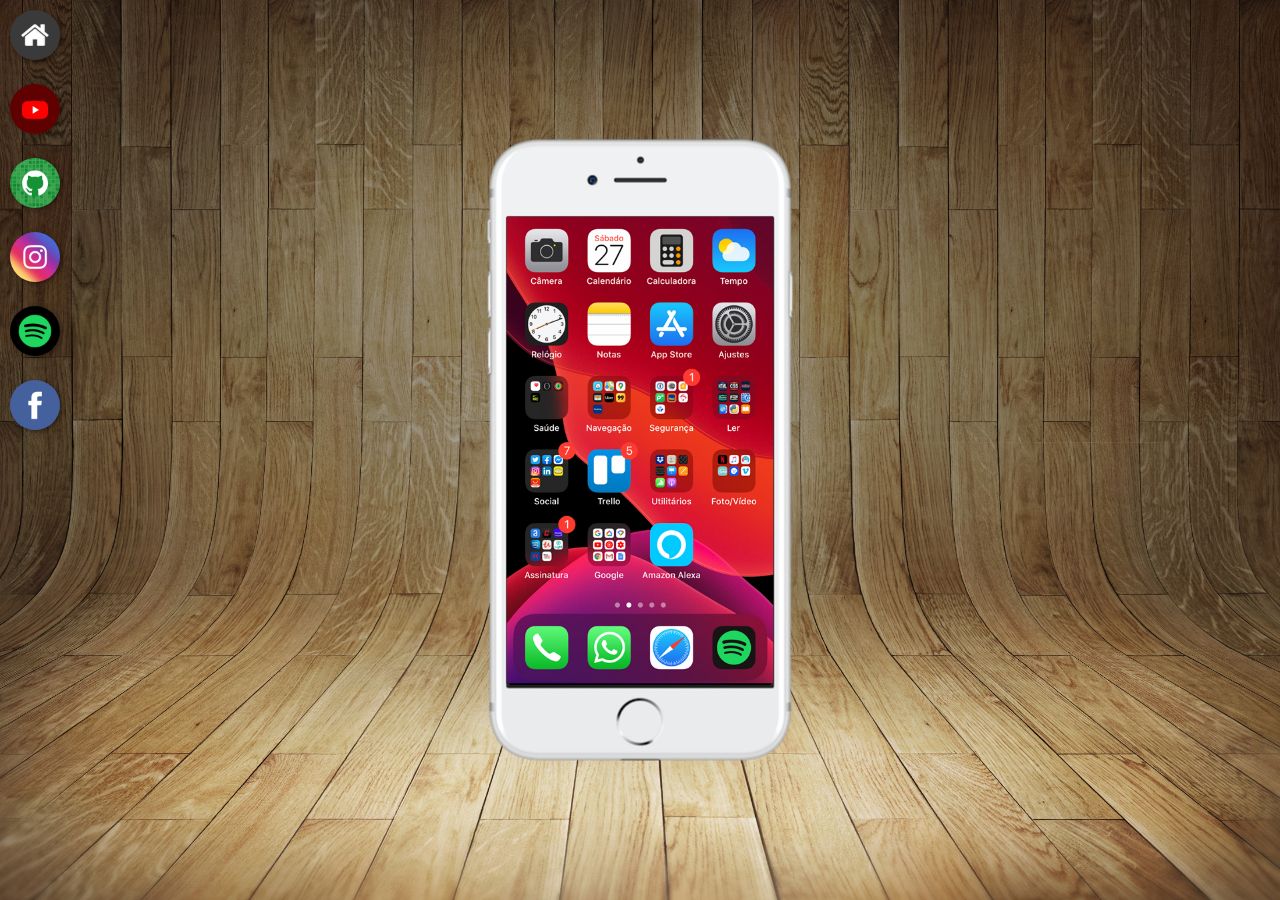
<file: index.html>
<!DOCTYPE html>
<html lang="pt-br">
<head>
    <meta charset="UTF-8">
    <meta http-equiv="X-UA-Compatible" content="IE=edge">
    <meta name="viewport" content="width=device-width, initial-scale=1.0">
    <link rel="shortcut icon" href="favicon.ico" type="image/x-icon">
    <link rel="stylesheet" href="estilos/style.css">
    <title>Projeto Redes Sociais</title>
</head>
<body>
    <main>
        <section id="telefone">
            <iframe src="home.html" name="tela" id="tela" frameborder="0">
                Seu navegador não é compativel com isso.
            </iframe>
        </section>
        <section id="redes-sociais">
            <a href="home.html" target="tela"><img src="imagens/logo-home.jpg" alt="Home"></a><br>
            <a href="youtube.html" target="tela"><img src="imagens/logo-youtube.jpg" alt="YouTube"></a><br>
            <a href="github.html" target="tela"><img src="imagens/logo-github.jpg" alt="GitHub"></a><br>
            <a href="instagram.html" target="tela"><img src="imagens/logo-instagram.jpg" alt="Instagram"></a><br>
            <a href="spotify.html" target="tela"><img src="imagens/logo-spotify.jpg" alt="Spotify"></a><br>
            <a href="facebook.html" target="tela"><img src="imagens/logo-facebook.jpg" alt="Facebook"></a>
        </section>
    </main>

</body>
</html>
</file>
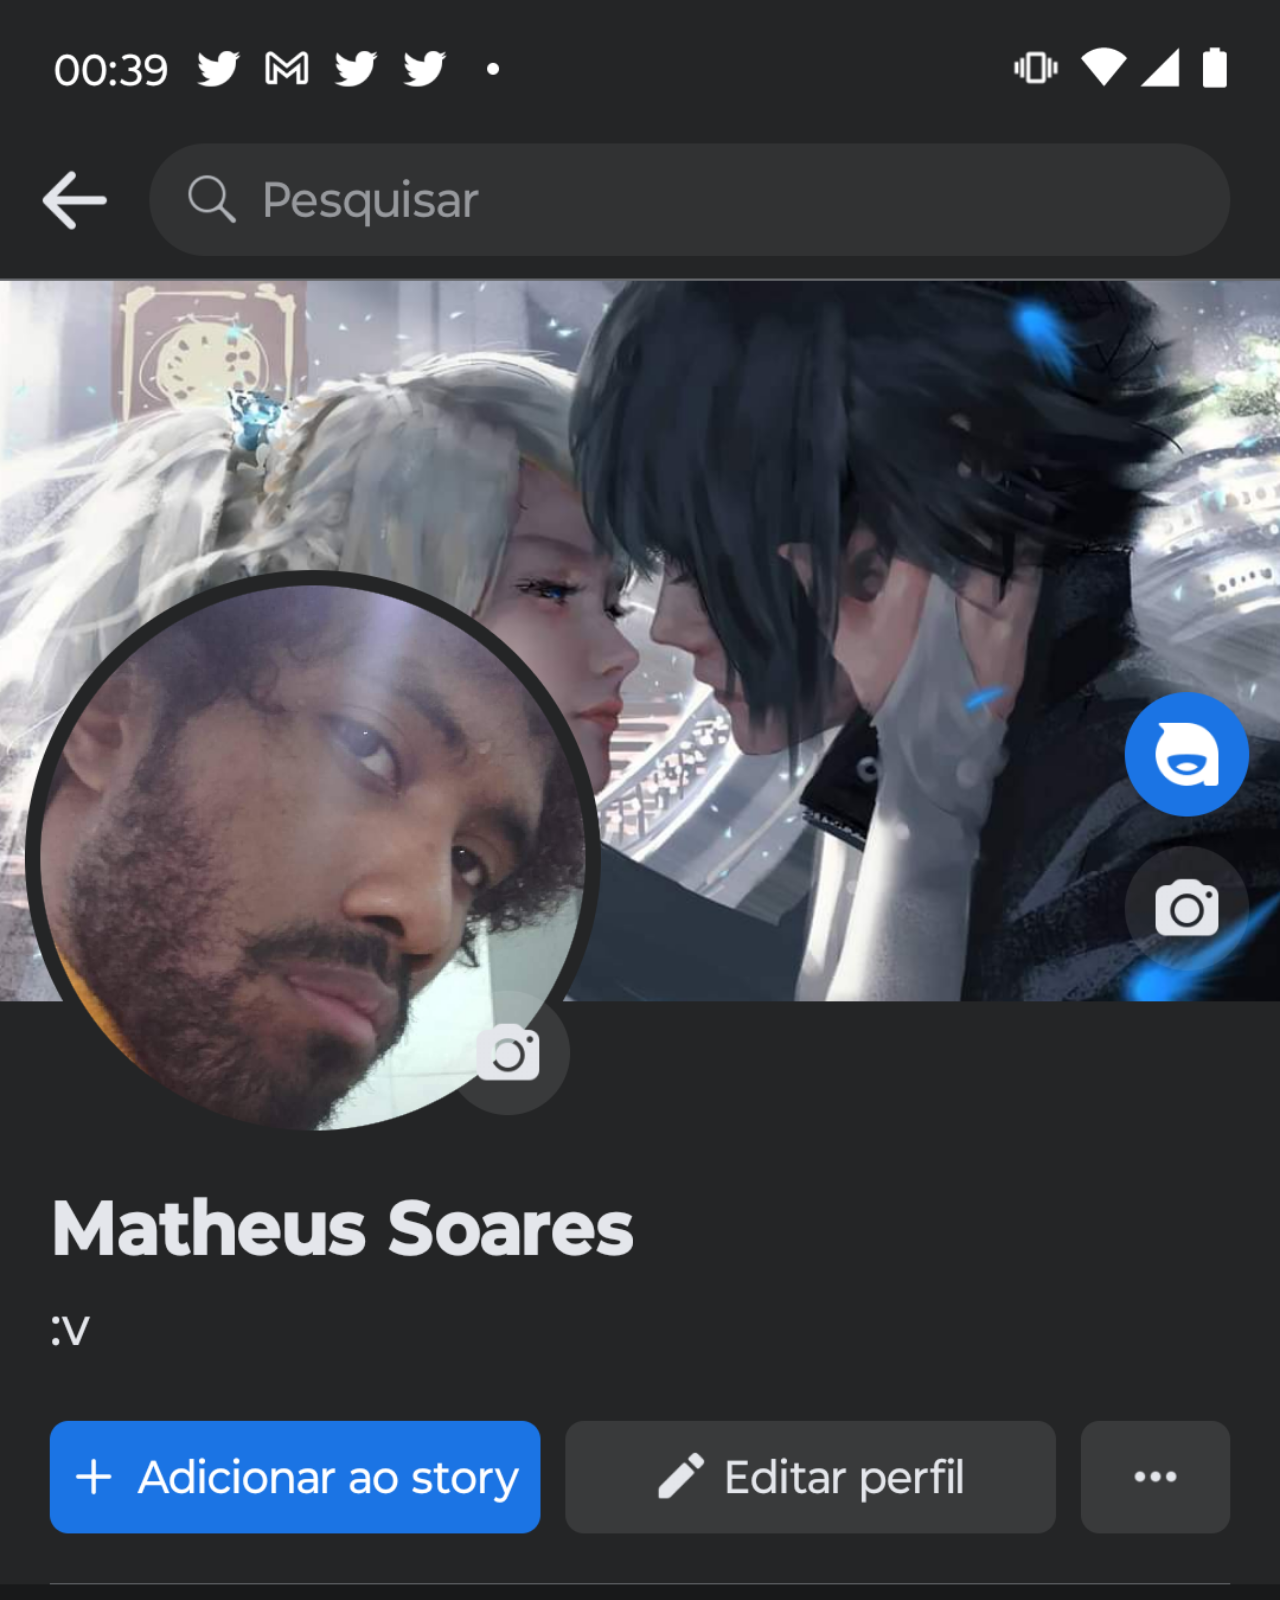
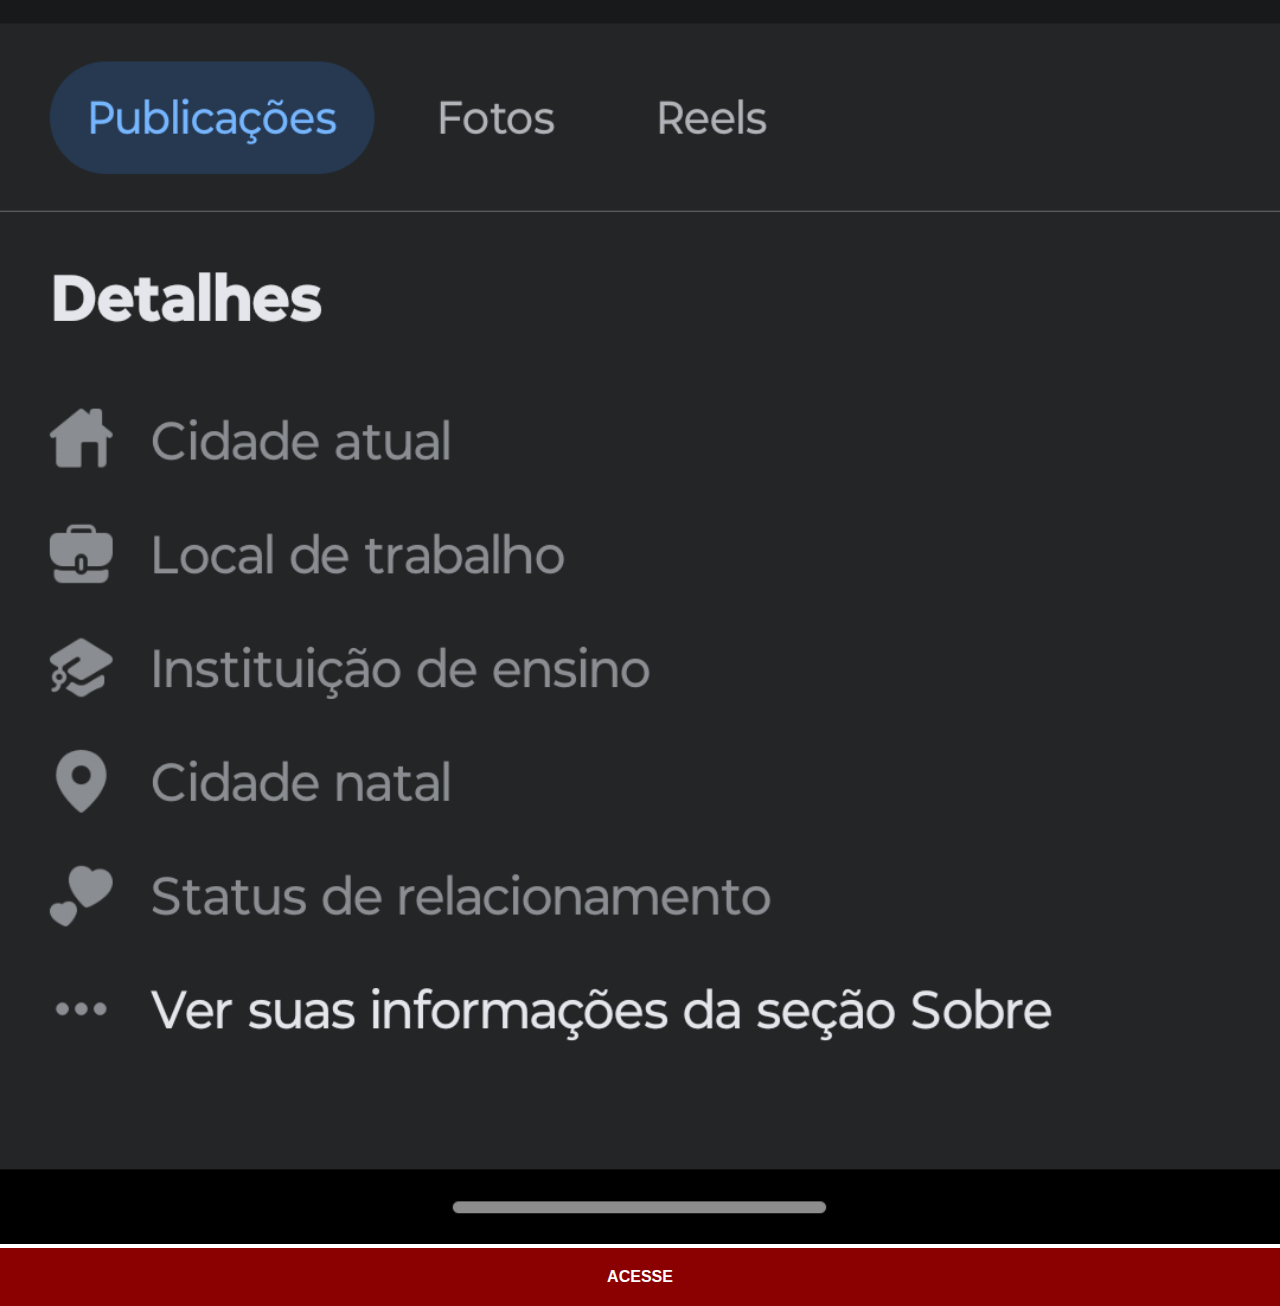
<file: facebook.html>
<!DOCTYPE html>
<html lang="pt-br">
<head>
    <meta charset="UTF-8">
    <meta http-equiv="X-UA-Compatible" content="IE=edge">
    <meta name="viewport" content="width=device-width, initial-scale=1.0">
    <link rel="stylesheet" href="estilos/social.css">
    <title>Facebook</title>
</head>
<body>
    <img src="imagens/tela-facebook.jpg" alt="Facebook">
    <a href="https://www.facebook.com/badiiinho/" target="_blank">ACESSE</a>
</body>
</html>
</file>
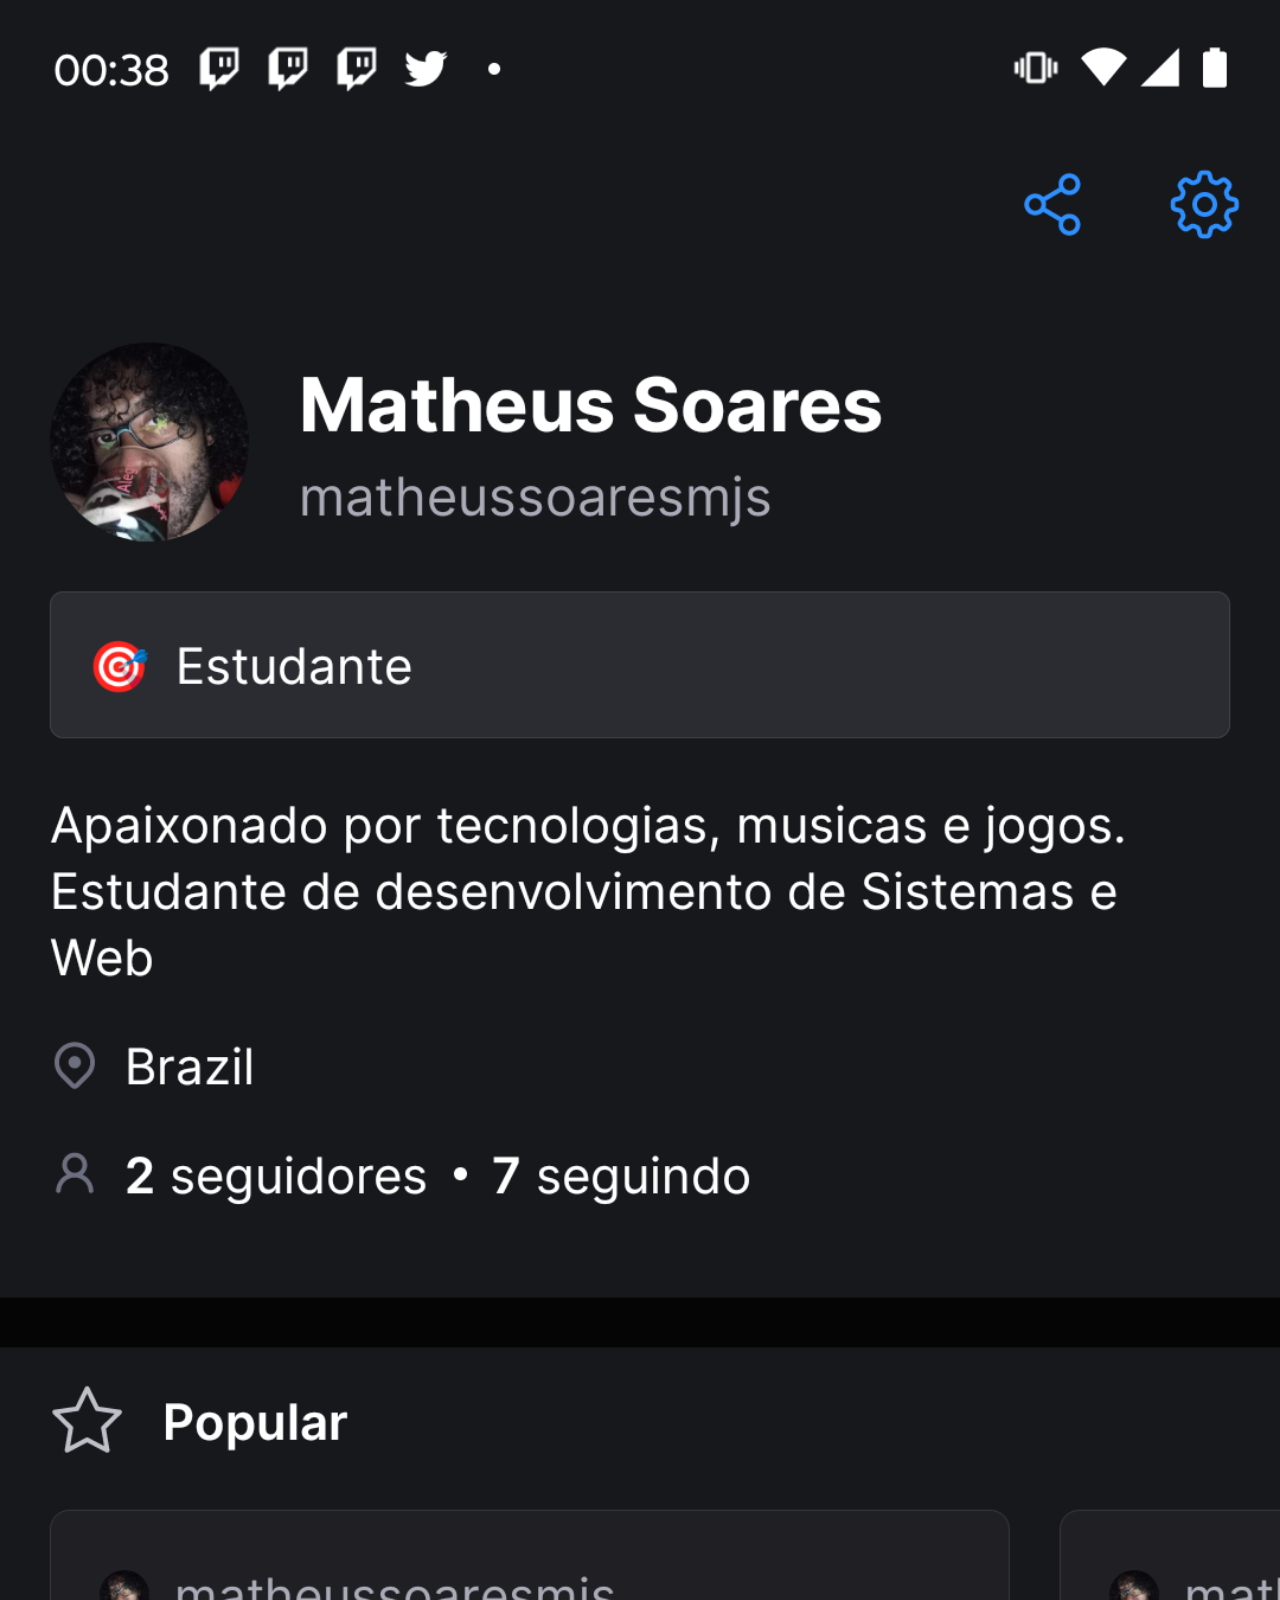
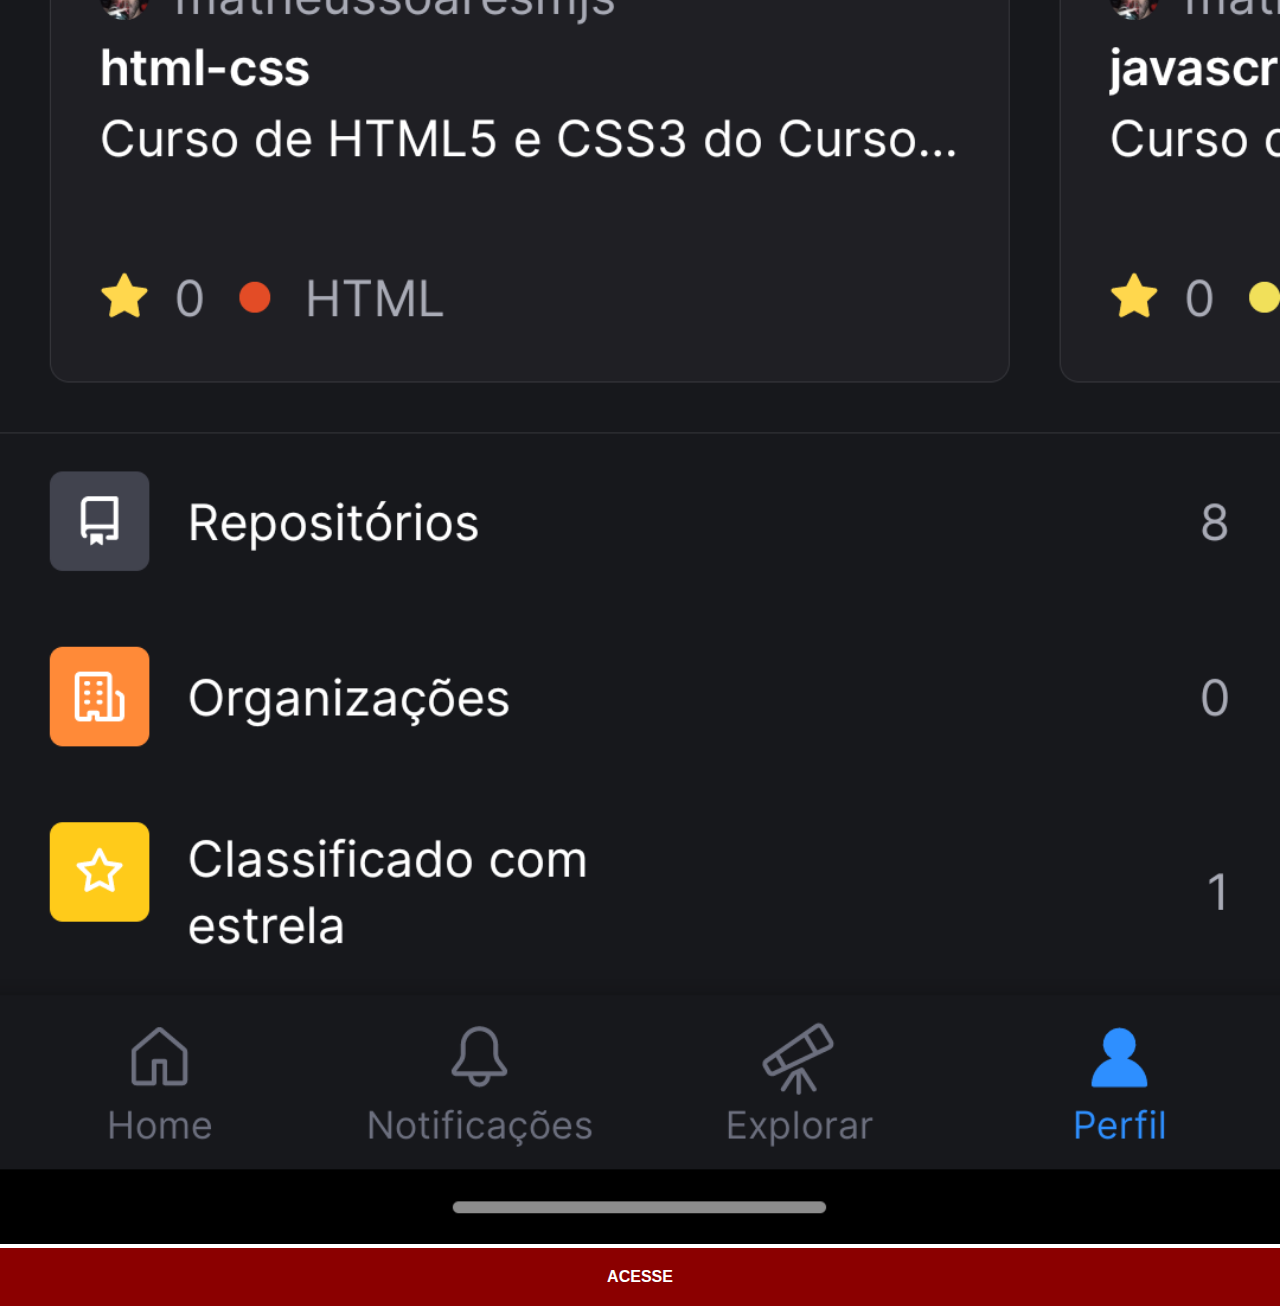
<file: github.html>
<!DOCTYPE html>
<html lang="en">
<head>
    <meta charset="UTF-8">
    <meta http-equiv="X-UA-Compatible" content="IE=edge">
    <meta name="viewport" content="width=device-width, initial-scale=1.0">
    <link rel="stylesheet" href="estilos/social.css">
    <title>GitHub</title>
</head>
<body>
    <img src="imagens/tela-github.jpg" alt="GitHub">
    <a href="https://github.com/matheussoaresmjs" target="_blank">ACESSE</a>
</body>
</html>
</file>
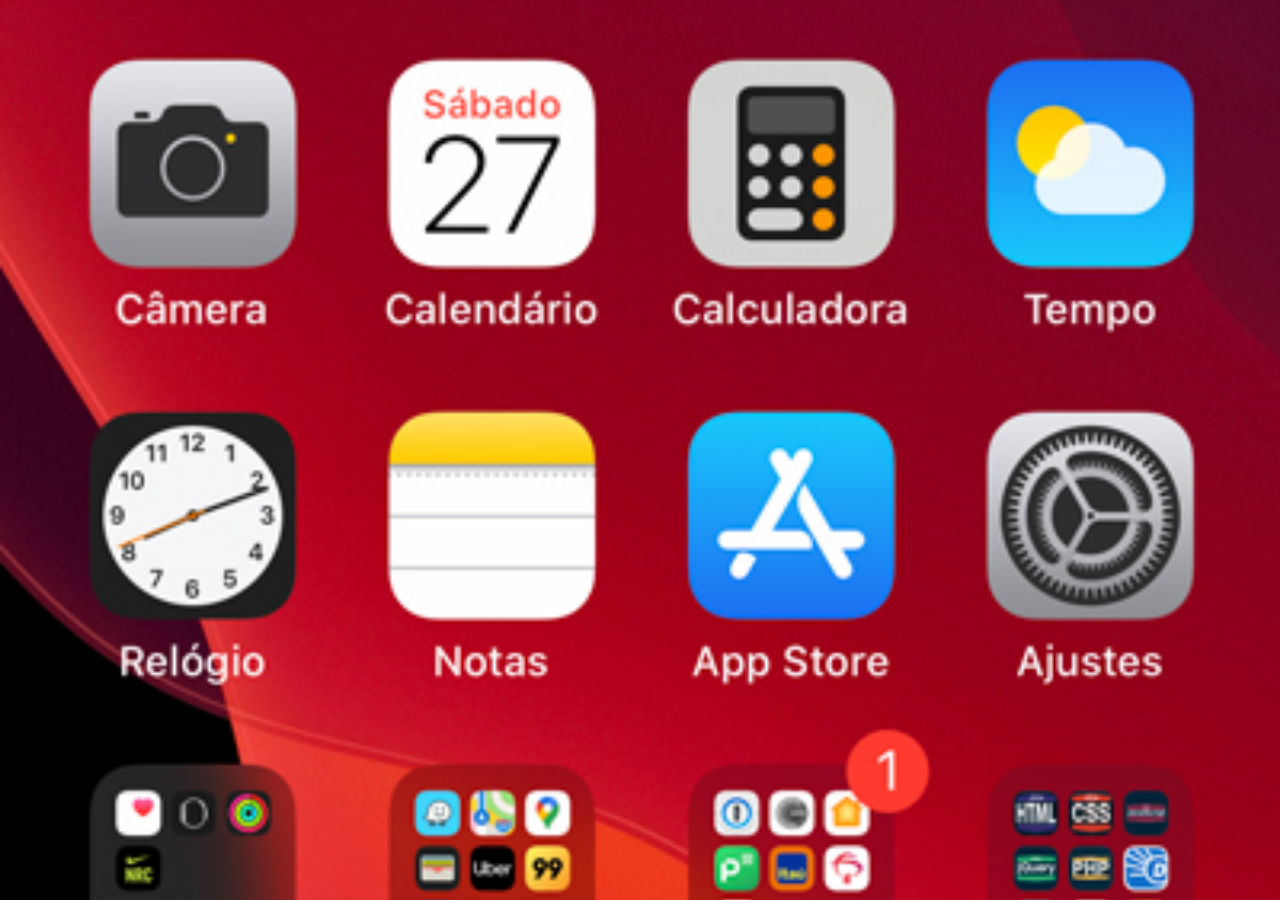
<file: home.html>
<!DOCTYPE html>
<html lang="pt-br">
<head>
    <meta charset="UTF-8">
    <meta http-equiv="X-UA-Compatible" content="IE=edge">
    <meta name="viewport" content="width=device-width, initial-scale=1.0">
    <title>Home</title>
    <style>

        * {
            margin: 0px;
            padding: 0px;
        }

        body {
            width: 100vw;
            height: 100vh;
            background: black url('imagens/tela-home.jpg') no-repeat top center;
            background-size: cover;
        }

    </style>

</head>

<body>
    
</body>
</html>
</file>
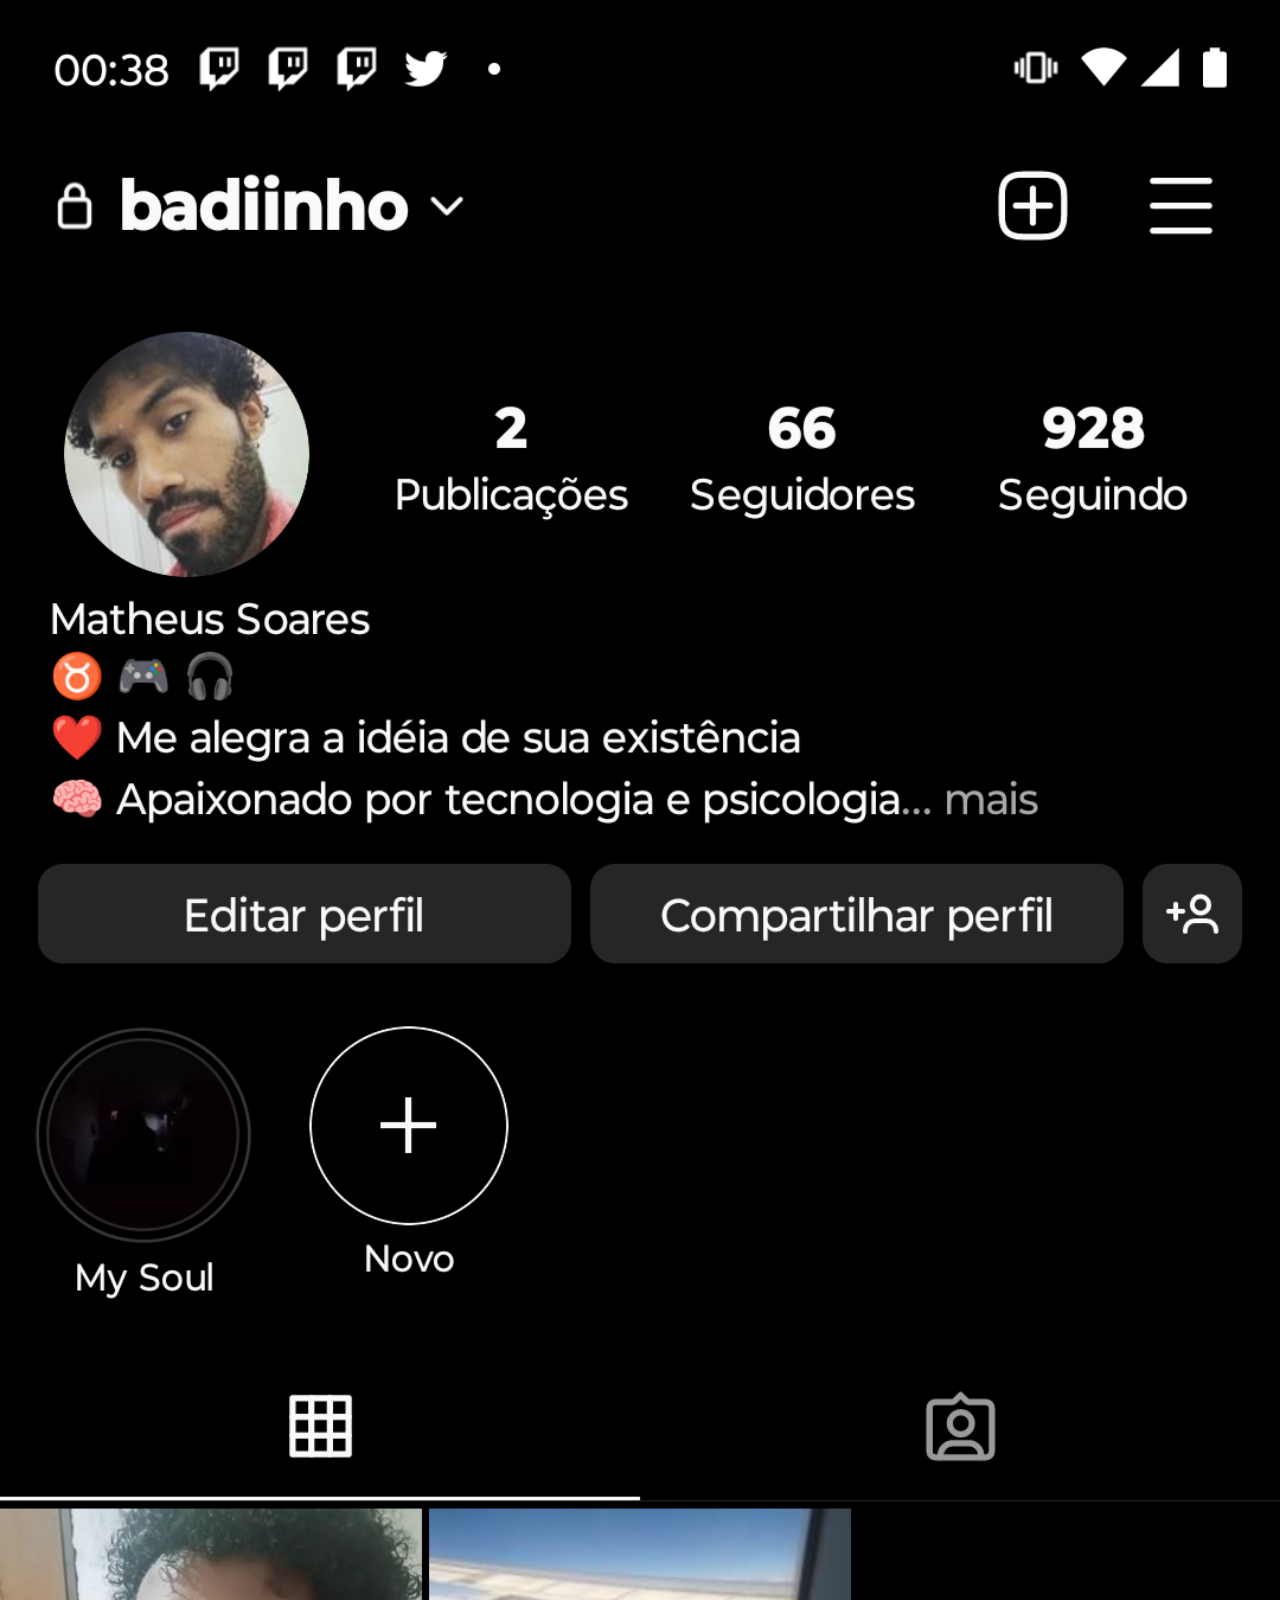
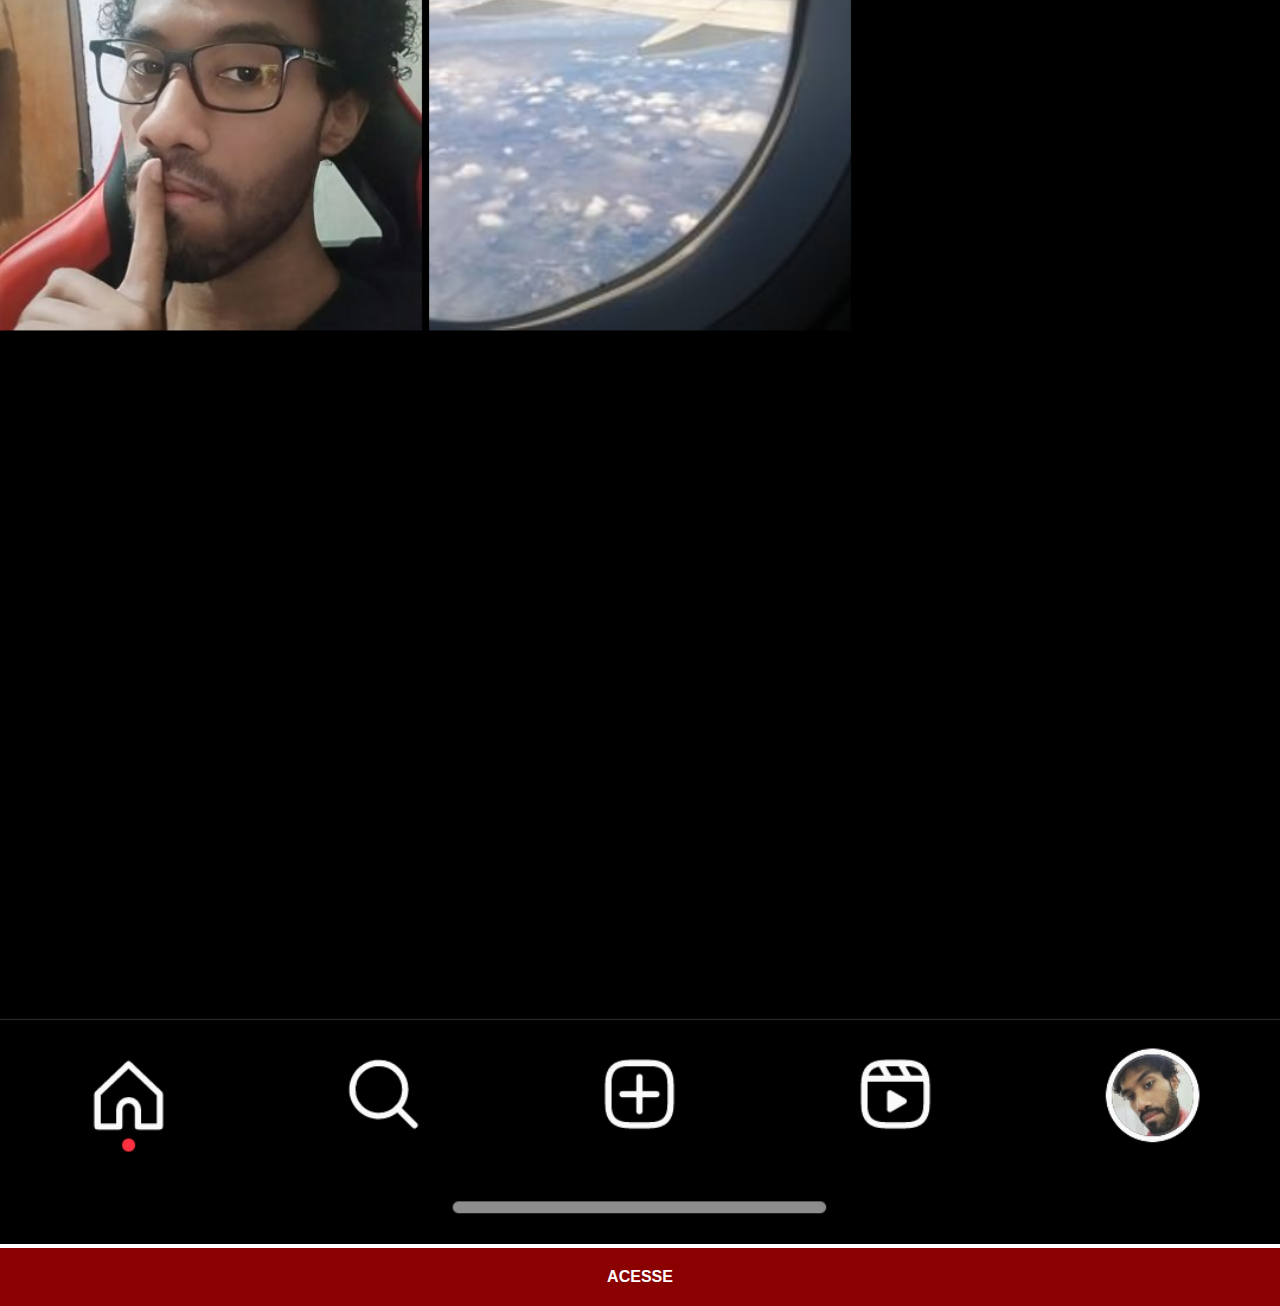
<file: instagram.html>
<!DOCTYPE html>
<html lang="pt-br">
<head>
    <meta charset="UTF-8">
    <meta http-equiv="X-UA-Compatible" content="IE=edge">
    <meta name="viewport" content="width=device-width, initial-scale=1.0">
    <link rel="stylesheet" href="estilos/social.css">
    <title>Instagram</title>
</head>
<body>
    <img src="imagens/tela-instagram.jpg" alt="Instagram">
    <a href="https://www.instagram.com/badiinho/" target="_blank">ACESSE</a>
</body>
</html>
</file>
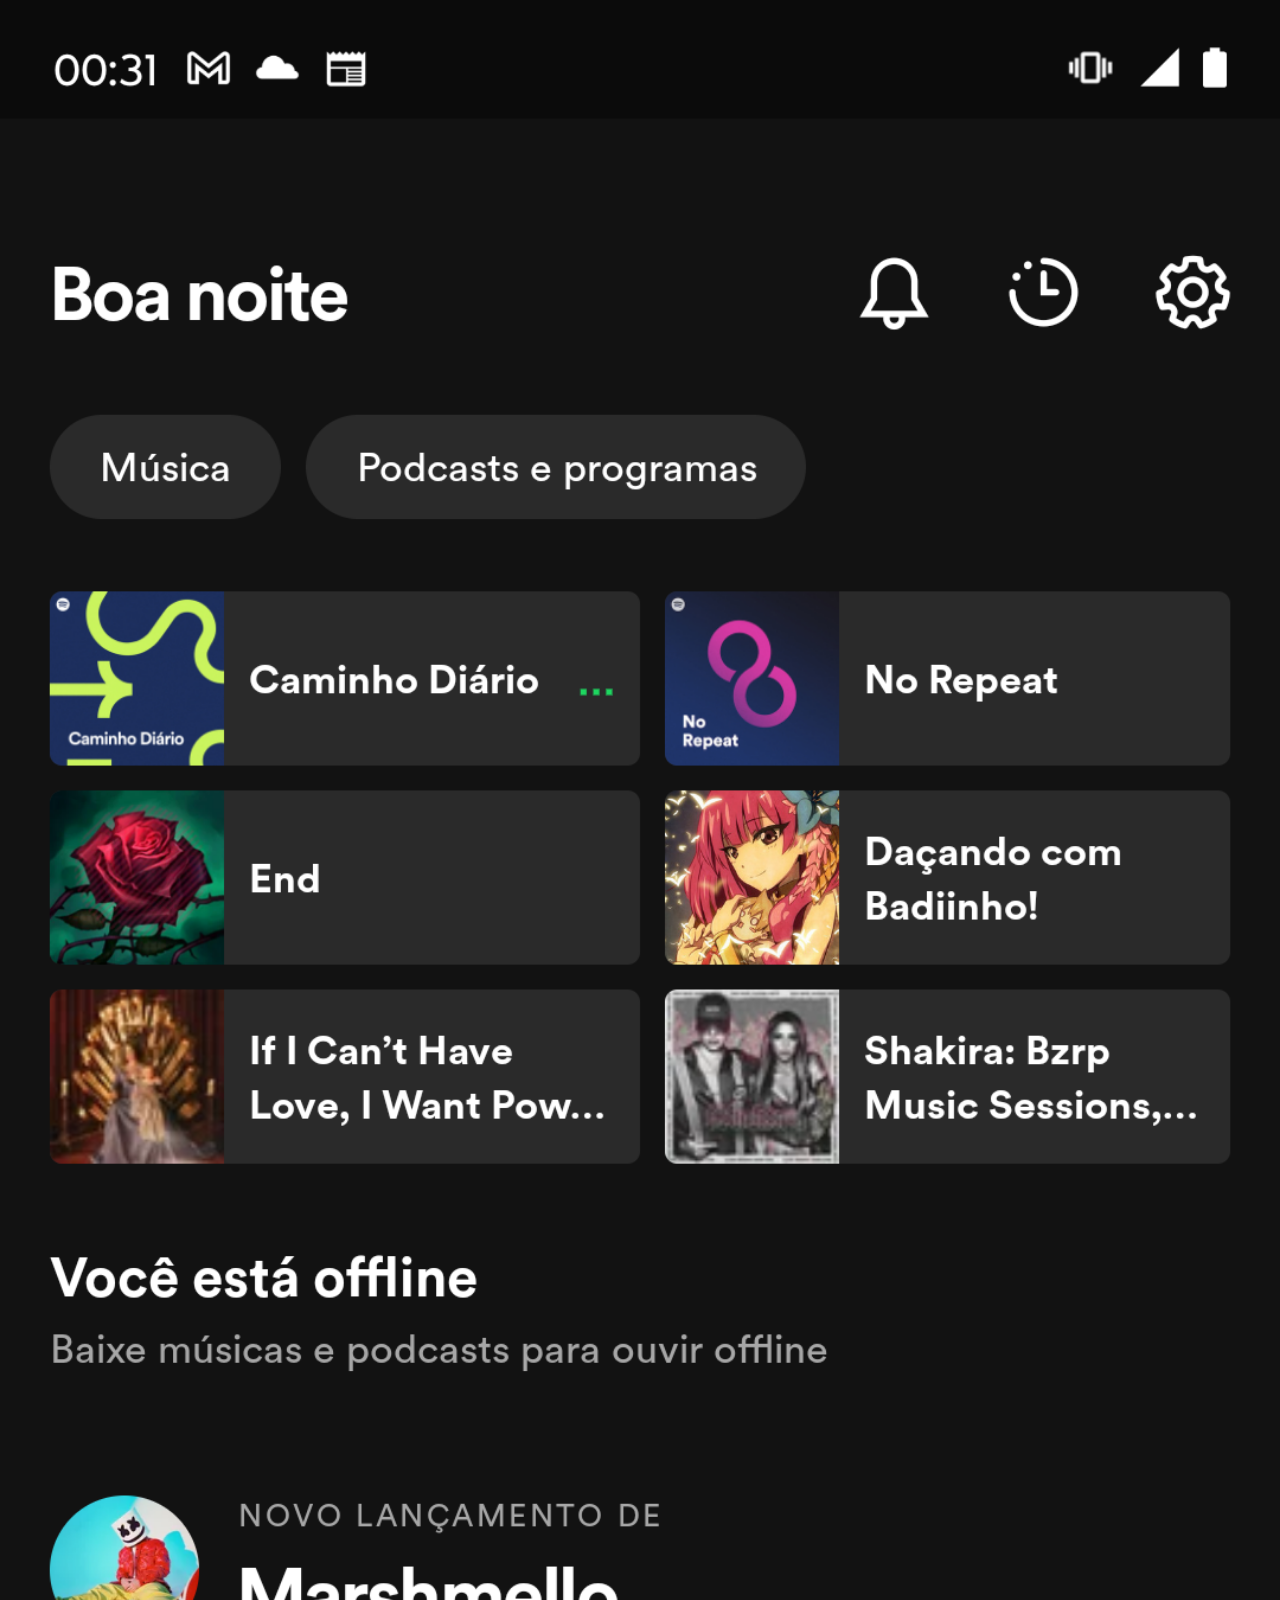
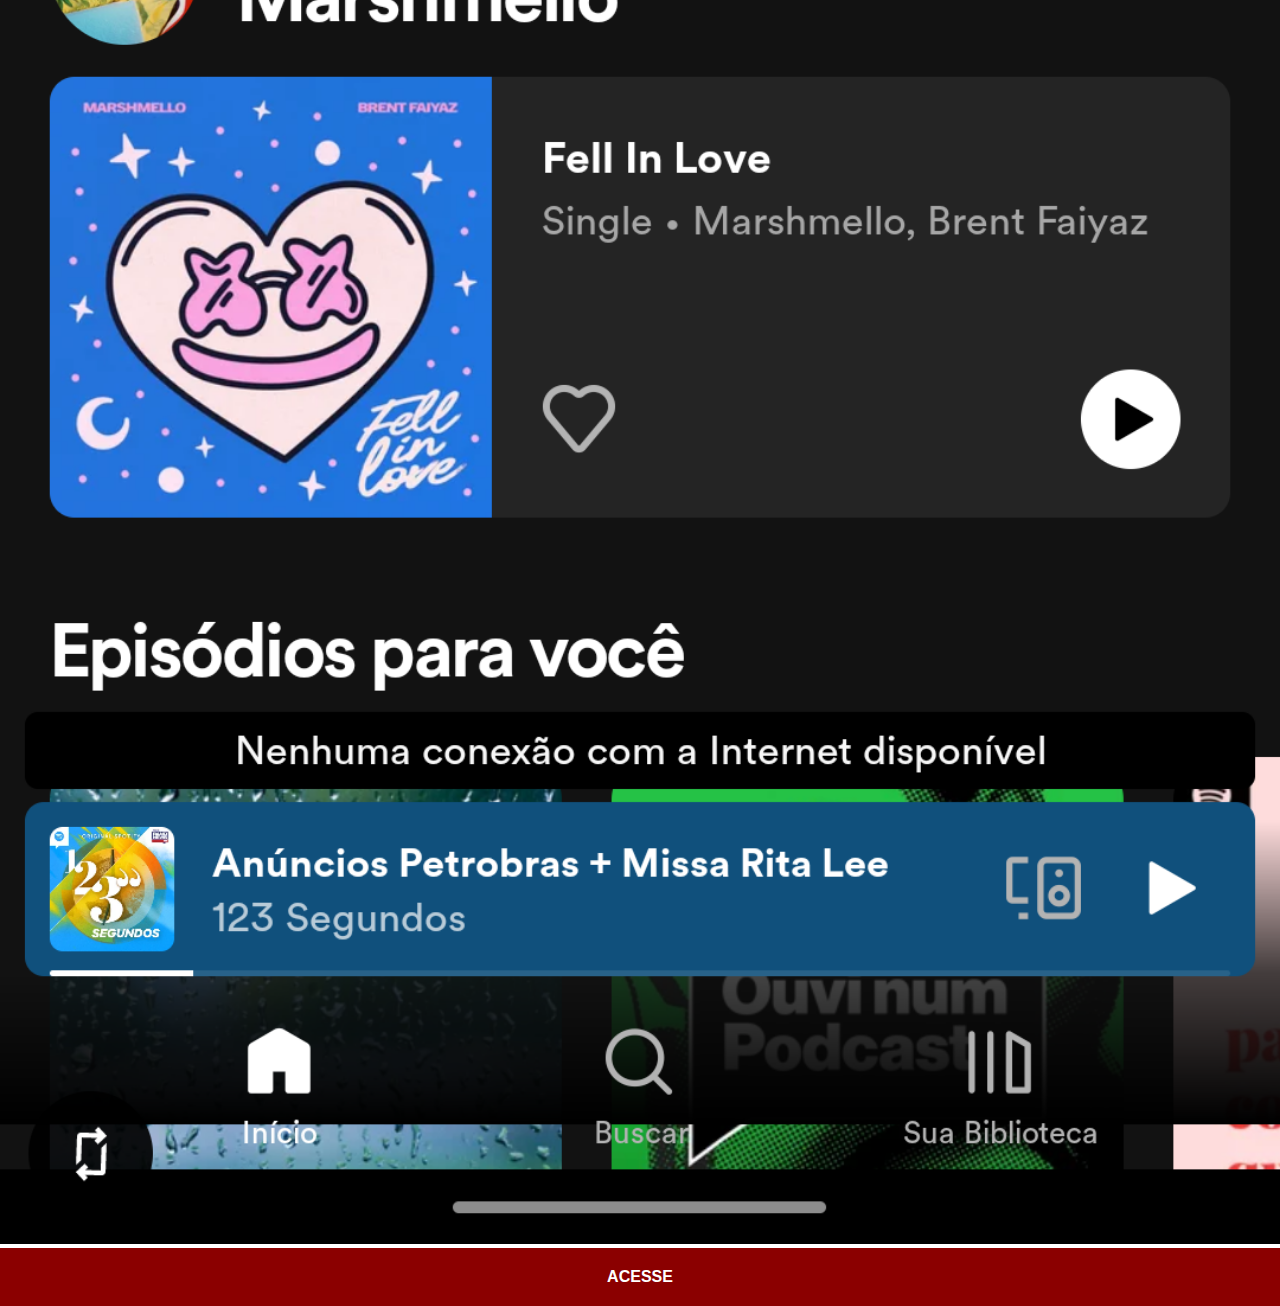
<file: spotify.html>
<!DOCTYPE html>
<html lang="en">
<head>
    <meta charset="UTF-8">
    <meta http-equiv="X-UA-Compatible" content="IE=edge">
    <meta name="viewport" content="width=device-width, initial-scale=1.0">
    <link rel="stylesheet" href="estilos/social.css">
    <title>Spotify</title>
</head>
<body>
    <img src="imagens/tela-spotify.png" alt="Spotify">
    <a href="https://open.spotify.com/user/22murlypu7dz7vlwl6pqa2ira?si=bea7a9454a894758" target="_blank">ACESSE</a>
</body>
</html>
</file>
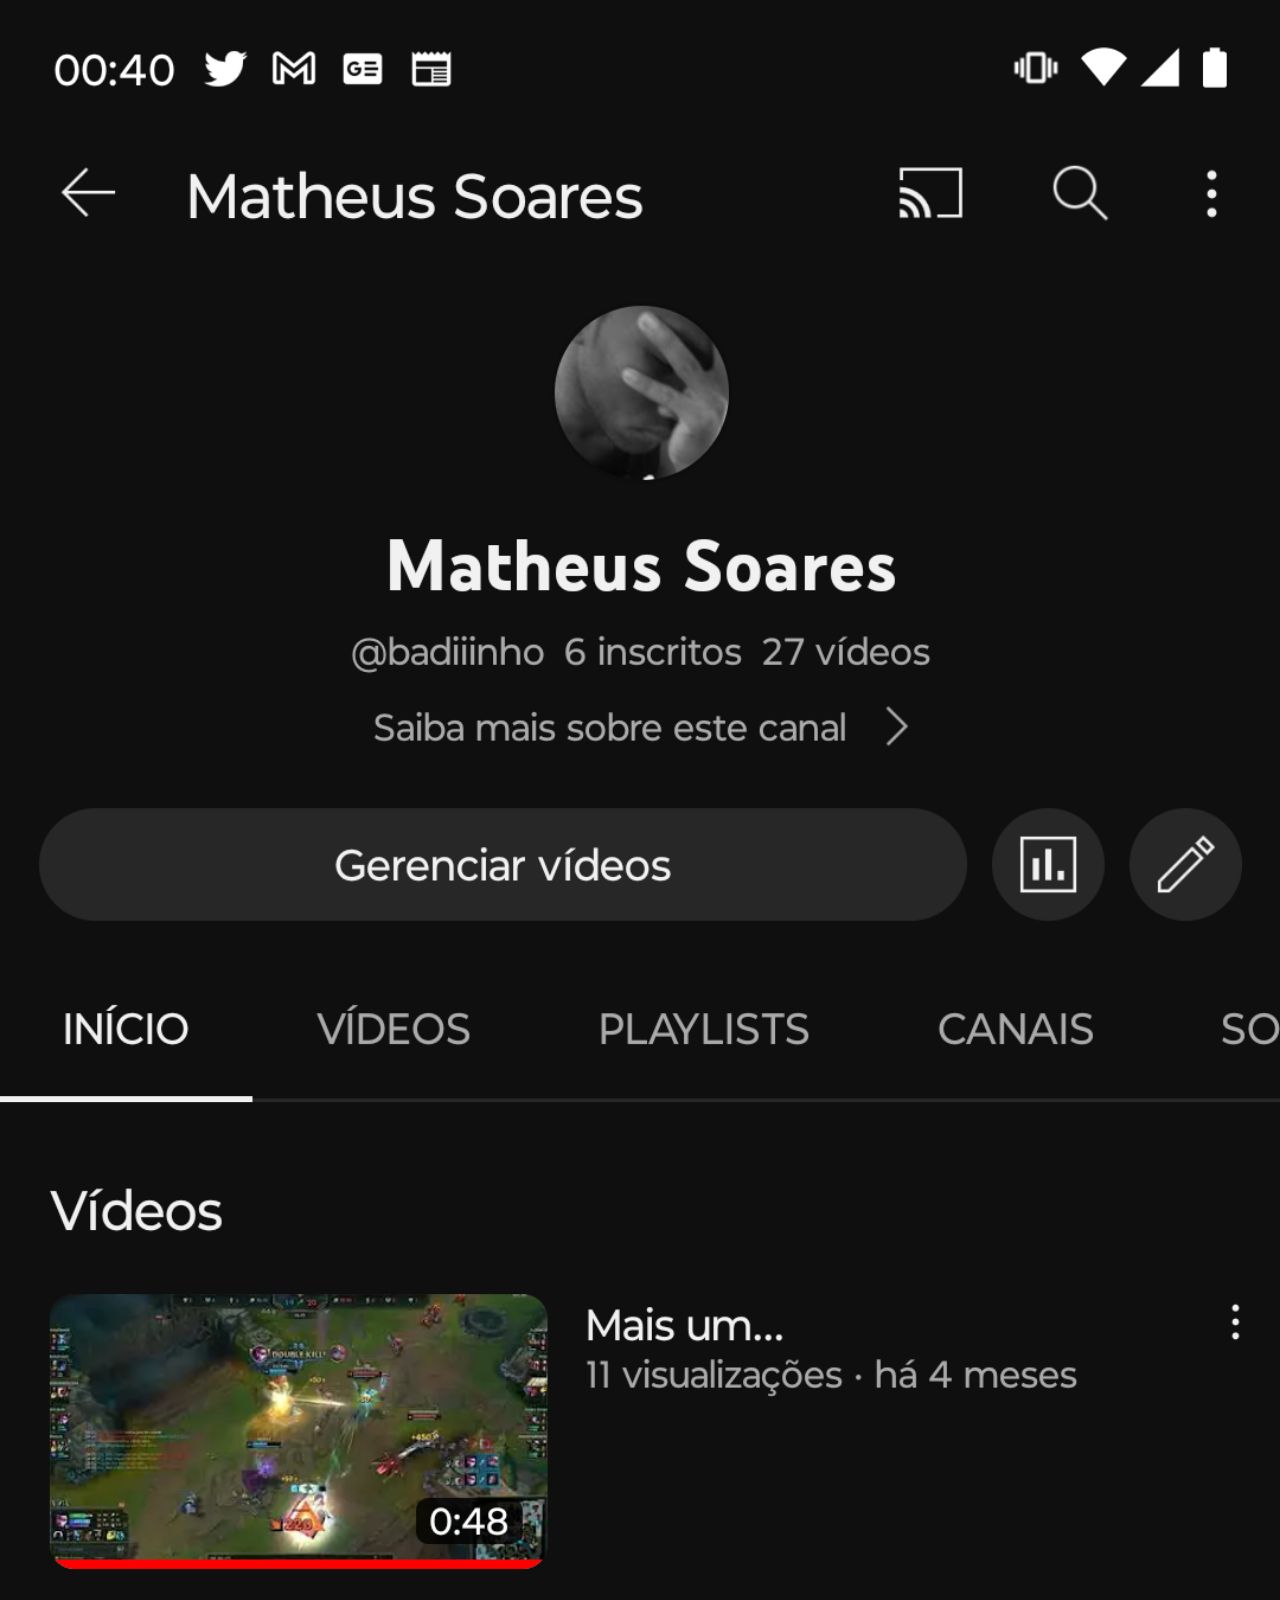
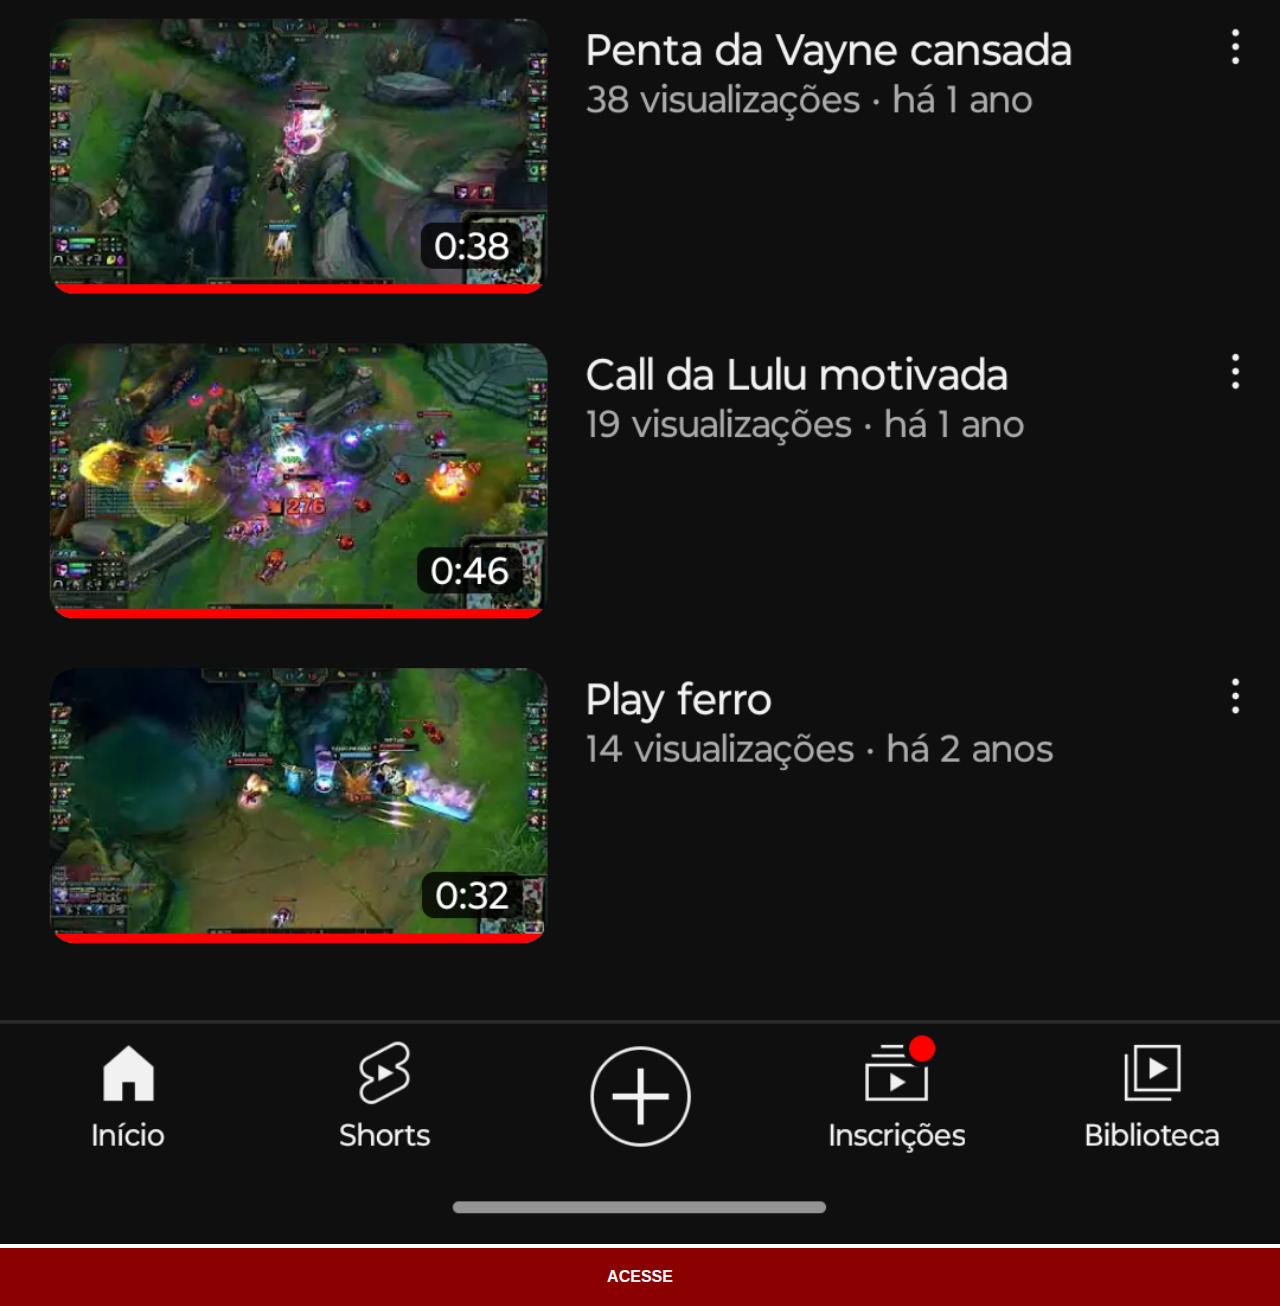
<file: youtube.html>
<!DOCTYPE html>
<html lang="pt-br">
<head>
    <meta charset="UTF-8">
    <meta http-equiv="X-UA-Compatible" content="IE=edge">
    <meta name="viewport" content="width=device-width, initial-scale=1.0">
    <link rel="stylesheet" href="estilos/social.css">
    <title>YouTube</title>
</head>
<body>
    <img src="imagens/tela-youtube.png" alt="YouTube">
    <a href="https://www.youtube.com/@badiiinho" target="_blank">ACESSE</a>
</body>
</html>
</file>
<file: estilos/style.css>
@charset "UTF-8";

* {
    margin: 0px;
    padding: 0px;
    font-family: Arial, Helvetica, sans-serif;
}

html, body {
    height: 100vh;
    width: 100vw;
    background-color: black;
}

body {
    background: url('../imagens/fundo-madeira.jpg') no-repeat top center;
    background-size: cover;
    background-attachment: fixed;
}

main {
    position: relative;
    height: 100vh;

}

section#telefone {
    position: absolute;
    top: 50%;
    left: 50%;
    transform: translate(-50%, -50%);

    height: 627px;
    width: 311px;
    
    background: url('../imagens/frame-iphone.png') no-repeat;

}

iframe#tela {
    position: relative;
    top: 80px;
    left: 22px;
    width: 267px;
    height: 467px;
}

section#redes-sociais {
    text-align: left;
}
section#redes-sociais img {
    width: 50px;
    margin: 10px;
    border-radius: 50%;
    box-shadow: 2px 2px 5px rgba(0, 0, 0, 0.400);
    box-sizing: border-box;
}

section#redes-sociais img:hover {
    border: 2px solid rgba(255, 255, 255, 0.637);
    transform: translate(-3px, -3px);
    box-shadow: 5px 5px 10px rgba(0, 0, 0, 0.623);
    transition: transform .3s, border 1s;
}
</file>
<file: estilos/social.css>
@charset "UTF-8";


* {
    margin: 0px;
    padding: 0px;
    font-family: Arial, Helvetica, sans-serif;
}

::-webkit-scrollbar {
    width: 0px;
    height: 0px;
}

img {
    width: 100vw;
}

a {
    display: block;
    background-color: darkred;
    color: white;
    padding: 20px;
    text-align: center;
    font-weight: bolder;
    text-decoration: none;
}

a:hover {
    background-color: rgba(183, 0, 255, 0.623);
}
</file>
